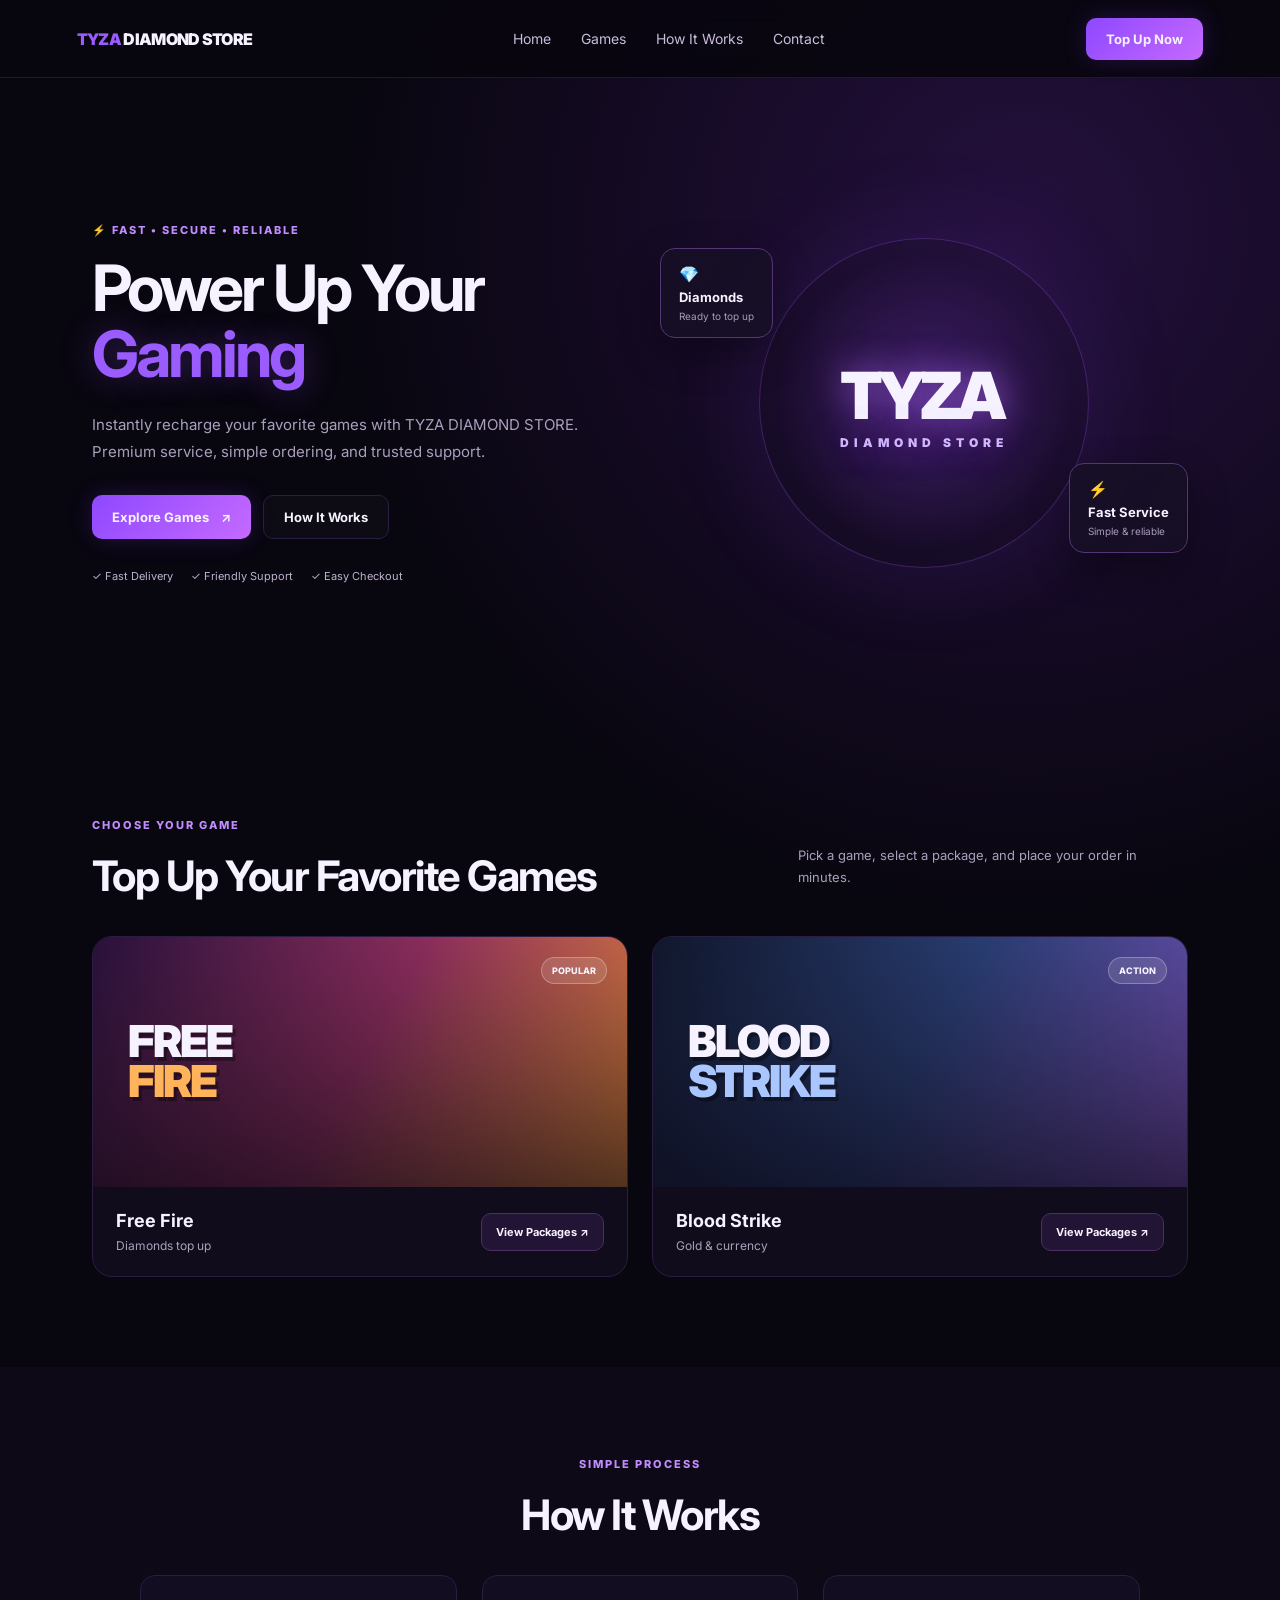
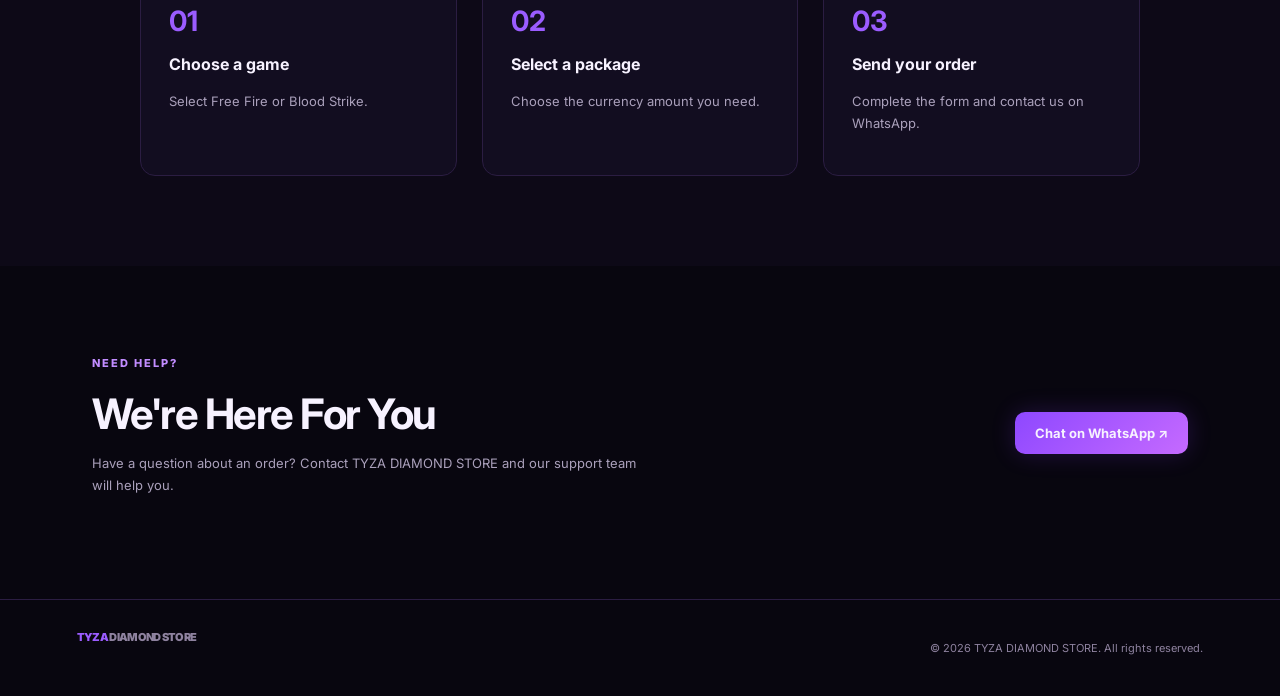
<file: index.html>
<!DOCTYPE html>
<html lang="en">
<head>
<meta charset="UTF-8"><meta name="viewport" content="width=device-width, initial-scale=1.0">
<title>TYZA DIAMOND STORE | Gaming Top Up</title>
<link rel="stylesheet" href="style.css">
</head>
<body>
<header class="navbar"><a class="brand" href="#home"><span>TYZA</span> DIAMOND STORE</a><nav><a href="#home">Home</a><a href="#games">Games</a><a href="#how">How It Works</a><a href="#contact">Contact</a></nav><a class="nav-btn" href="#games">Top Up Now</a><button class="menu" aria-label="Menu">☰</button></header>
<main>
<section id="home" class="hero"><div class="hero-copy"><div class="eyebrow">⚡ FAST • SECURE • RELIABLE</div><h1>Power Up Your <span>Gaming</span></h1><p>Instantly recharge your favorite games with TYZA DIAMOND STORE. Premium service, simple ordering, and trusted support.</p><div class="hero-actions"><a class="btn primary" href="#games">Explore Games <span>↗</span></a><a class="btn ghost" href="#how">How It Works</a></div><div class="trust"><span>✓ Fast Delivery</span><span>✓ Friendly Support</span><span>✓ Easy Checkout</span></div></div><div class="hero-art"><div class="orb"></div><div class="floating-card card-one">💎<b>Diamonds</b><small>Ready to top up</small></div><div class="floating-card card-two">⚡<b>Fast Service</b><small>Simple & reliable</small></div><div class="logo-mark">TYZA<small>DIAMOND STORE</small></div></div></section>
<section id="games" class="section"><div class="section-head"><div><div class="eyebrow">CHOOSE YOUR GAME</div><h2>Top Up Your Favorite Games</h2></div><p>Pick a game, select a package, and place your order in minutes.</p></div><div class="game-grid"><article class="game-card freefire"><div class="game-art"><span class="game-badge">POPULAR</span><div class="art-title">FREE<br><em>FIRE</em></div></div><div class="game-info"><div><h3>Free Fire</h3><p>Diamonds top up</p></div><a class="btn small" href="freefire.html">View Packages ↗</a></div></article><article class="game-card blood"><div class="game-art"><span class="game-badge">ACTION</span><div class="art-title">BLOOD<br><em>STRIKE</em></div></div><div class="game-info"><div><h3>Blood Strike</h3><p>Gold & currency</p></div><a class="btn small" href="bloodstrike.html">View Packages ↗</a></div></article></div></section>
<section id="how" class="section muted"><div class="section-head centered"><div><div class="eyebrow">SIMPLE PROCESS</div><h2>How It Works</h2></div></div><div class="steps"><div><b>01</b><h3>Choose a game</h3><p>Select Free Fire or Blood Strike.</p></div><div><b>02</b><h3>Select a package</h3><p>Choose the currency amount you need.</p></div><div><b>03</b><h3>Send your order</h3><p>Complete the form and contact us on WhatsApp.</p></div></div></section>
<section id="contact" class="section contact"><div><div class="eyebrow">NEED HELP?</div><h2>We're Here For You</h2><p>Have a question about an order? Contact TYZA DIAMOND STORE and our support team will help you.</p></div><a class="btn primary" href="https://wa.me/94700000000" target="_blank">Chat on WhatsApp ↗</a></section>
</main><footer><div class="brand"><span>TYZA</span> DIAMOND STORE</div><p>© 2026 TYZA DIAMOND STORE. All rights reserved.</p></footer>
<script src="script.js"></script>
</body></html>
</file>
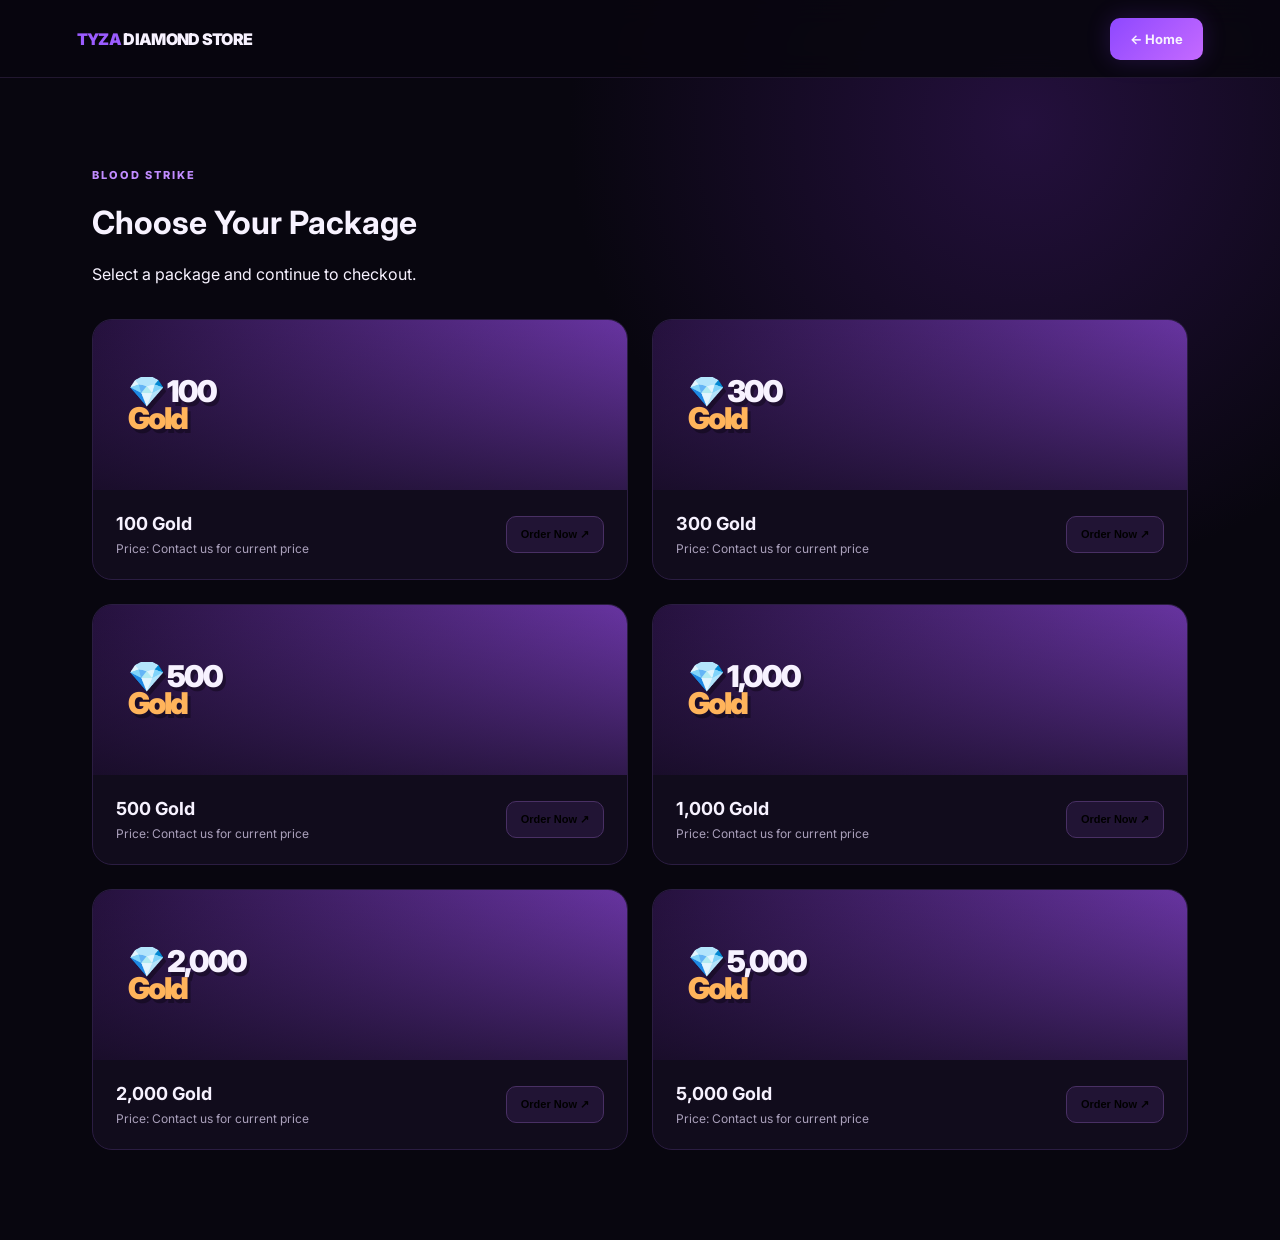
<file: bloodstrike.html>
<!DOCTYPE html><html lang="en"><head><meta charset="UTF-8"><meta name="viewport" content="width=device-width,initial-scale=1"><title>Blood Strike Top Up | TYZA</title><link rel="stylesheet" href="style.css"></head><body><header class="navbar"><a class="brand" href="index.html"><span>TYZA</span> DIAMOND STORE</a><a class="nav-btn" href="index.html">← Home</a></header><main class="section"><div class="eyebrow">BLOOD STRIKE</div><h1>Choose Your Package</h1><p class="section-head">Select a package and continue to checkout.</p><div class="game-grid" id="packages"></div></main><script src="checkout.js"></script><script>renderPackages('Blood Strike', 'Gold', [100,300,500,1000,2000,5000]);</script></body></html>
</file>
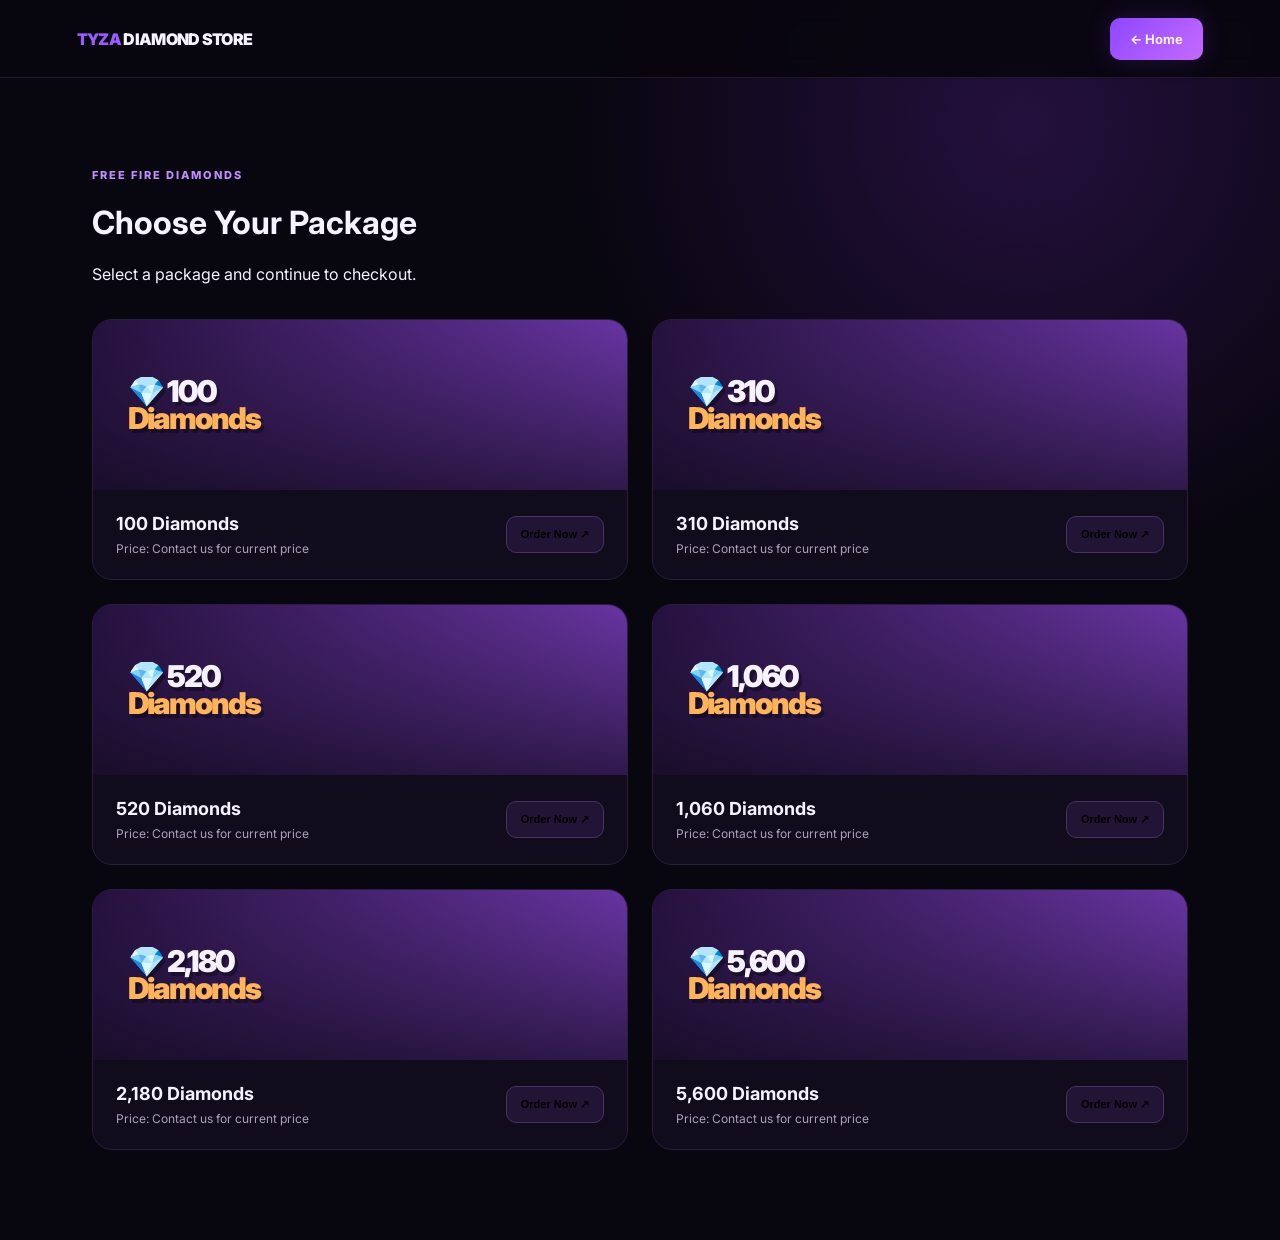
<file: freefire.html>
<!DOCTYPE html><html lang="en"><head><meta charset="UTF-8"><meta name="viewport" content="width=device-width,initial-scale=1"><title>Free Fire Top Up | TYZA</title><link rel="stylesheet" href="style.css"></head><body><header class="navbar"><a class="brand" href="index.html"><span>TYZA</span> DIAMOND STORE</a><a class="nav-btn" href="index.html">← Home</a></header><main class="section"><div class="eyebrow">FREE FIRE DIAMONDS</div><h1>Choose Your Package</h1><p class="section-head">Select a package and continue to checkout.</p><div class="game-grid" id="packages"></div></main><script src="checkout.js"></script><script>renderPackages('Free Fire', 'Diamonds', [100,310,520,1060,2180,5600]);</script></body></html>
</file>
<file: style.css>
@import url('https://fonts.googleapis.com/css2?family=Inter:wght@400;500;600;700;800;900&display=swap');
:root{--bg:#08060f;--panel:#120d20;--purple:#9b5cff;--pink:#d66cff;--text:#f7f2ff;--muted:#aaa0bb;--line:#2b1d42}*{box-sizing:border-box}html{scroll-behavior:smooth}body{margin:0;background:radial-gradient(circle at 80% 10%,#24103d 0,transparent 30%),var(--bg);color:var(--text);font-family:Inter,Arial,sans-serif}a{text-decoration:none;color:inherit}.navbar{height:78px;display:flex;align-items:center;justify-content:space-between;padding:0 6%;border-bottom:1px solid #21172f;background:#08060fe8;backdrop-filter:blur(14px);position:sticky;top:0;z-index:10}.brand{font-weight:900;letter-spacing:-.7px}.brand span{color:var(--purple)}nav{display:flex;gap:30px;color:#c9bddb;font-size:14px}nav a:hover{color:white}.nav-btn,.btn{display:inline-flex;align-items:center;justify-content:center;gap:12px;border-radius:10px;padding:13px 20px;font-weight:700;font-size:13px;transition:.25s}.nav-btn,.primary{background:linear-gradient(135deg,#8e48ff,#c56aff);box-shadow:0 0 25px #8c42ff33}.btn:hover,.nav-btn:hover{transform:translateY(-3px);box-shadow:0 8px 30px #a85dff45}.ghost{border:1px solid var(--line);background:#ffffff05}.menu{display:none;background:none;border:0;color:white;font-size:25px}.hero{min-height:650px;max-width:1250px;margin:auto;padding:85px 6%;display:grid;grid-template-columns:1fr 1fr;align-items:center;gap:40px}.eyebrow{color:#c18cff;font-size:11px;font-weight:800;letter-spacing:2px;margin-bottom:18px}.hero h1{font-size:clamp(42px,5vw,72px);line-height:1.03;letter-spacing:-3px;margin:0 0 25px}.hero h1 span{color:var(--purple);text-shadow:0 0 35px #a15cff55}.hero p{color:var(--muted);line-height:1.8;max-width:500px;font-size:15px}.hero-actions{display:flex;gap:12px;margin:30px 0}.trust{display:flex;gap:18px;flex-wrap:wrap;color:#bfb2d0;font-size:11px}.hero-art{height:420px;position:relative;display:grid;place-items:center}.orb{position:absolute;width:330px;height:330px;border-radius:50%;background:radial-gradient(circle,#9c4fff44,transparent 65%);border:1px solid #a85cff44;box-shadow:0 0 100px #8b42ff22}.logo-mark{font-size:65px;font-weight:900;letter-spacing:-5px;text-shadow:0 0 35px #b36affaa;z-index:1}.logo-mark small{display:block;font-size:12px;letter-spacing:5px;text-align:center;color:#d0b6ff}.floating-card{position:absolute;background:#171025dd;border:1px solid #543576;border-radius:15px;padding:15px 18px;display:grid;gap:5px;box-shadow:0 15px 40px #0005;z-index:2}.floating-card b{font-size:13px}.floating-card small{color:#a99bb9;font-size:10px}.card-one{top:55px;left:0}.card-two{bottom:60px;right:0}.section{padding:90px 6%;max-width:1250px;margin:auto}.muted{max-width:none;background:#0d0917}.section-head{display:flex;justify-content:space-between;align-items:end;gap:30px;margin-bottom:35px}.section-head h2,.contact h2{font-size:clamp(28px,4vw,42px);letter-spacing:-1.5px;margin:0}.section-head p,.contact p{color:var(--muted);max-width:390px;line-height:1.7;font-size:13px}.game-grid{display:grid;grid-template-columns:repeat(2,1fr);gap:24px}.game-card{background:#110c1c;border:1px solid var(--line);border-radius:20px;overflow:hidden;transition:.3s}.game-card:hover{transform:translateY(-6px);border-color:#8752c5}.game-art{height:250px;position:relative;display:flex;align-items:center;padding:35px;overflow:hidden}.freefire .game-art{background:linear-gradient(120deg,#28113b,#8b2d5c,#e78b38)}.blood .game-art{background:linear-gradient(120deg,#10172c,#293d72,#7851b8)}.game-art:after{content:'';position:absolute;inset:0;background:linear-gradient(0deg,#090611aa,transparent)}.game-badge{position:absolute;top:20px;right:20px;background:#ffffff20;border:1px solid #ffffff44;padding:7px 10px;border-radius:30px;font-size:9px;font-weight:800;z-index:1}.art-title{font-size:44px;line-height:.9;font-weight:900;letter-spacing:-2px;z-index:1;text-shadow:3px 4px 0 #0005}.art-title em{color:#ffb45b;font-style:normal}.blood .art-title em{color:#a9c6ff}.game-info{display:flex;justify-content:space-between;align-items:center;padding:23px;gap:10px}.game-info h3{margin:0 0 7px;font-size:18px}.game-info p{margin:0;color:var(--muted);font-size:12px}.small{padding:11px 14px;background:#211434;border:1px solid #493064;font-size:11px}.centered{justify-content:center;text-align:center}.steps{max-width:1000px;margin:auto;display:grid;grid-template-columns:repeat(3,1fr);gap:25px}.steps>div{padding:28px;border:1px solid var(--line);background:#120d20;border-radius:15px}.steps b{color:var(--purple);font-size:28px}.steps h3{font-size:16px}.steps p{font-size:13px;line-height:1.7;color:var(--muted)}.contact{display:flex;justify-content:space-between;align-items:center;gap:30px}.contact p{max-width:550px}footer{border-top:1px solid var(--line);padding:30px 6%;display:flex;justify-content:space-between;gap:20px;flex-wrap:wrap;color:#8e829f;font-size:11px}
@media(max-width:760px){nav,.nav-btn{display:none}.menu{display:block}.hero{grid-template-columns:1fr;padding-top:55px;text-align:center}.hero p{margin:auto}.hero-actions,.trust{justify-content:center}.hero-art{height:300px}.logo-mark{font-size:48px}.orb{width:250px;height:250px}.floating-card{transform:scale(.8)}.section{padding:65px 5%}.section-head,.contact{display:block}.section-head p{margin-top:15px}.game-grid,.steps{grid-template-columns:1fr}.game-art{height:220px}.game-info{align-items:start;flex-direction:column}.game-info .btn{width:100%}footer{display:block}footer p{margin-top:15px}}
</file>
